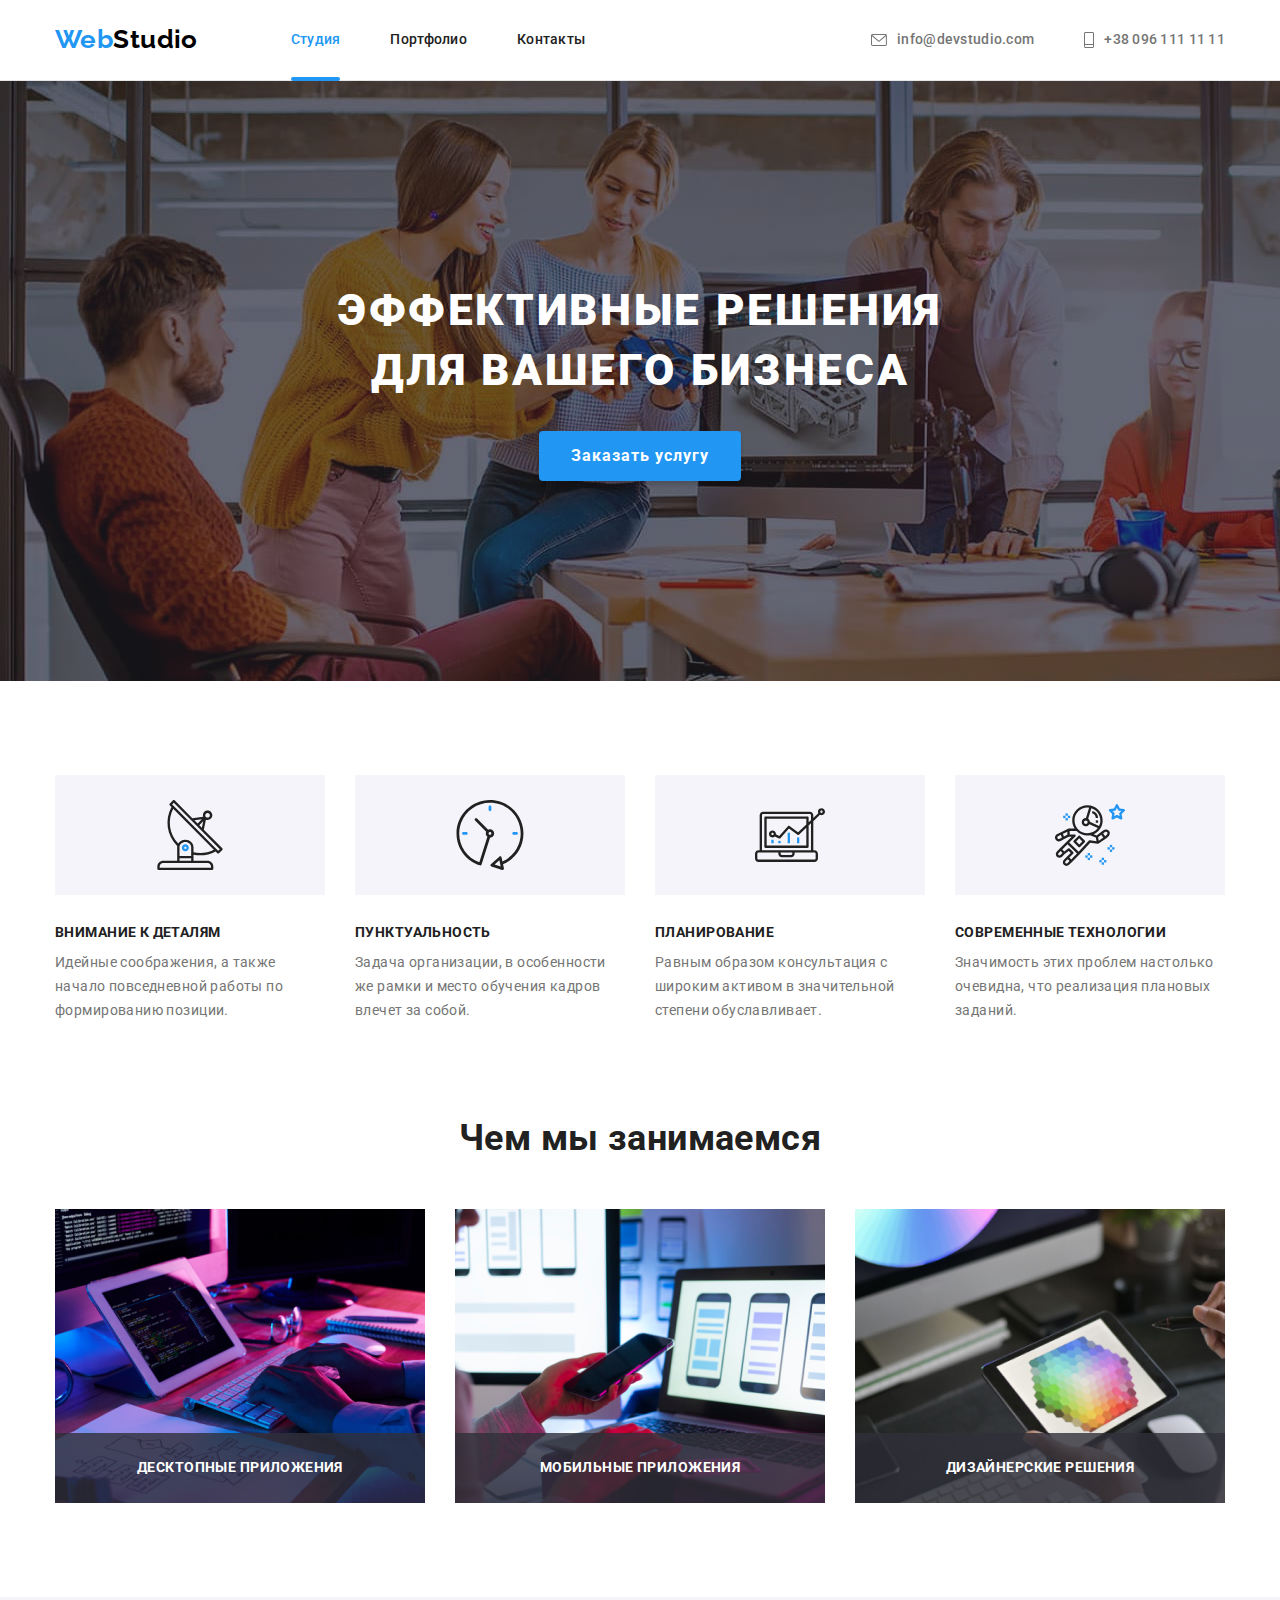
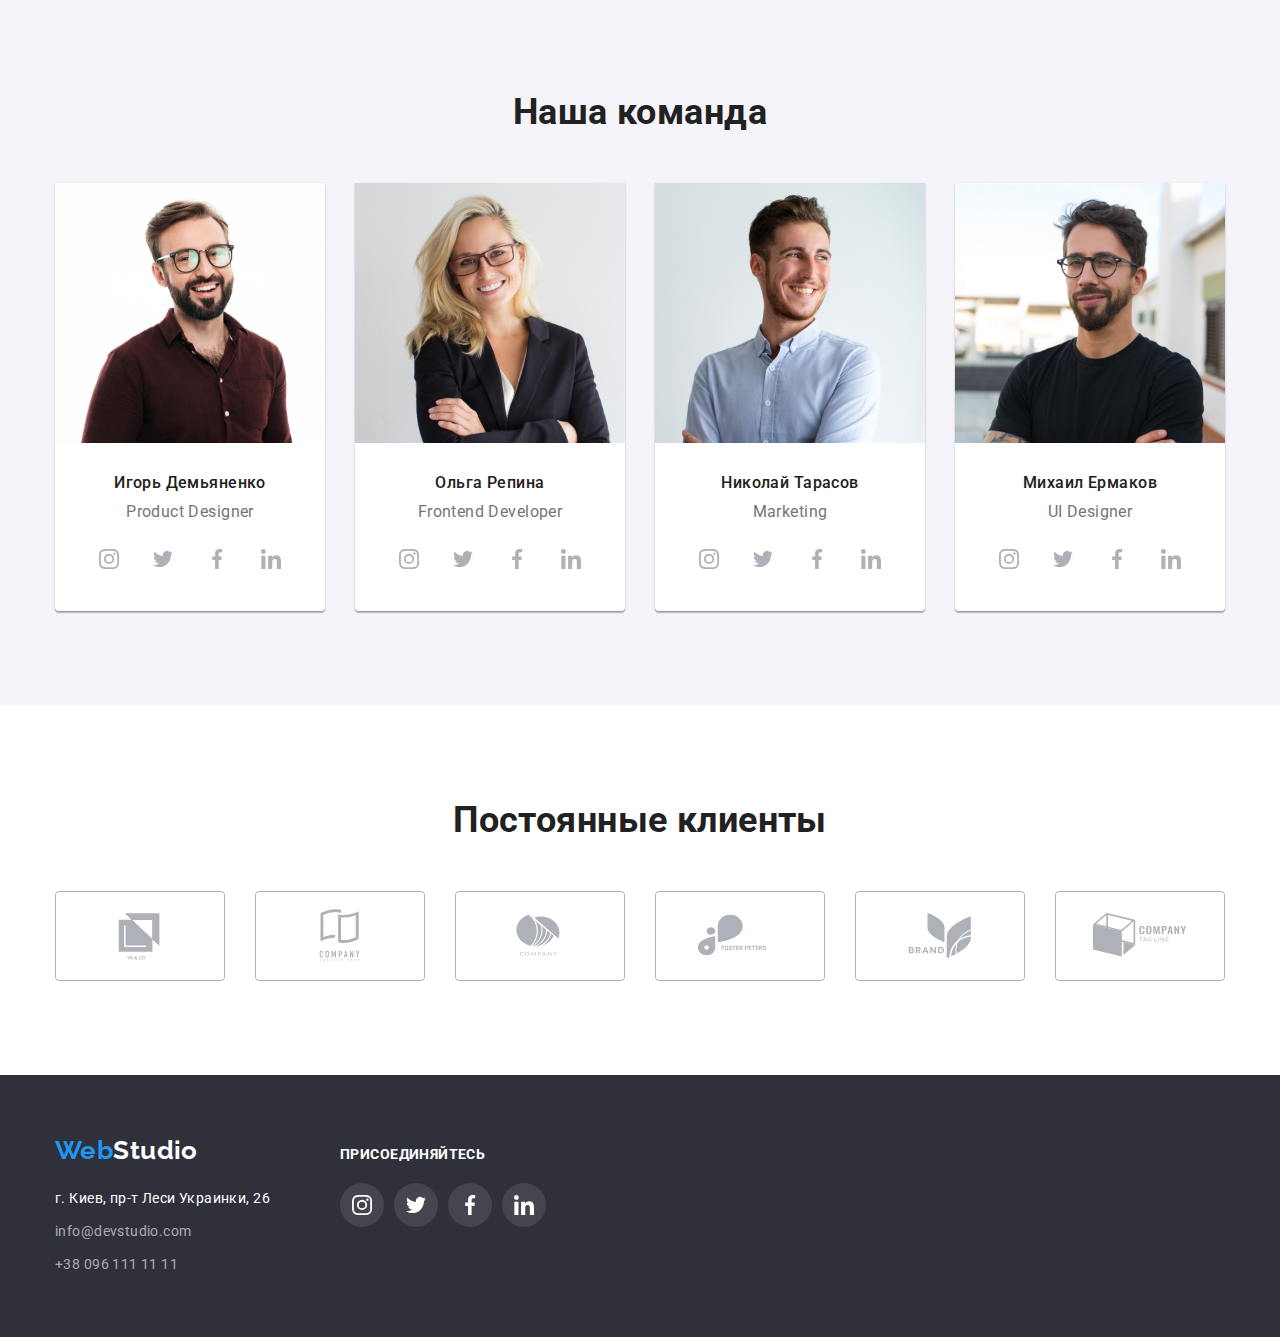
<file: index.html>
<!DOCTYPE html>
<html lang="ru">
	<head>
		<meta charset="UTF-8" />
		<meta name="viewport" content="width=, initial-scale=1.0" />
		<title>Web Studio</title>
		<link
			rel="stylesheet"
			href="https://fonts.googleapis.com/css2?family=Raleway:wght@700&family=Roboto:wght@400;500;700;900&display=swap"
		/>
		<link
			rel="stylesheet"
			href="https://cdnjs.cloudflare.com/ajax/libs/modern-normalize/1.0.0/modern-normalize.min.css"
		/>
		<link rel="stylesheet" href="./css/styles.css" />
	</head>
	<body>
		<!--Header-->
		<header class="page-header">
			<div class="main-nav container">
				<nav class="header-nav">
					<a class="logo" href="./index.html" ><span>Web</span><span class="studio-logo">Studio</span> </a>
					<ul class="site-nav">
						<li class="item"><a class="current-link" href="./index.html">Студия</a></li>
						<li class="item"><a class="nav-link" href="./portfolio.html" >Портфолио</a></li>
						<li class="item"><a class="nav-link" href="">Контакты</a></li>
					</ul>
				</nav>
				<ul class="auth-nav">
					<li class="item">
						<a class="contact-link" href="mailto:info@devstudio.com">
							<svg class="nav-icon envelope" width="16" height="12">
								<use href="./images/sprite.svg#icon-envelope"></use></svg>info@devstudio.com</a>
						</li>							
					<li class="item">
						<a class="contact-link" href="tel:+380961111111">
							<svg class="nav-icon smartphone" width="10" height="16">
								<use href="./images/sprite.svg#icon-phone"></use></svg>+38 096 111 11 11</a>
					</li>		
				</ul>
			</div>
		</header>

		<!--Hero-->
		<main>
			<section class="hero">
				<h1 class="hero-title">Эффективные решения для вашего бизнеса</h1>
				<button type="button" class="hero-btn btn" data-modal-open>Заказать услугу</button>
			</section>
			<!--Benefits-->
			<section class="benefits section">
				<div class="container">
					<h2 class="visually-hidden" aria-hidden="true" tabindex="-1">Почему мы</h2>
					<ul class="benefits-list">
						<li class="item">
							<h3 class="benefits-title">Внимание к деталям</h3>
							<p class="benefits-text">
								Идейные соображения, а также начало повседневной работы по формированию позиции.
							</p>
						</li>
						<li class="item">
							<h3 class="benefits-title">Пунктуальность</h3>
							<p class="benefits-text">
								Задача организации, в особенности же рамки и место обучения кадров влечет за собой.
							</p>
						</li>
						<li class="item">
							<h3 class="benefits-title">Планирование</h3>
							<p class="benefits-text">
								Равным образом консультация с широким активом в значительной степени обуславливает.
							</p>
						</li>
						<li class="item">
							<h3 class="benefits-title">Современные технологии</h3>
							<p class="benefits-text">Значимость этих проблем настолько очевидна, что реализация плановых заданий.</p>
						</li>
					</ul>
				</div>
			</section>
			<!--Work field-->
			<section class="work-process section">
				<div class="container">
					<h2 class="work-process-title title">Чем мы занимаемся</h2>
					<ul class="work-process-gallery">
						<li class="work-process-list">
							<img class="work-process-img" src="./images/pic1.jpg" alt="Изображение рабочего процесса1" width="370" />
                            <h3 class="white-title">десктопные приложения</h3>
						</li>
						<li class="work-process-list">
							<img class="work-process-img" src="./images/pic2.jpg" alt="Изображение рабочего процесса2" width="370" />
                            <h3 class="white-title">мобильные приложения</h3>
						</li>
						<li class="work-process-list">
							<img class="work-process-img" src="./images/pic3.jpg" alt="Изображение рабочего процесса3" width="370" />
                            <h3 class="white-title">дизайнерские решения</h3>							
						</li>
					</ul>
				</div>
			</section>
			<!--Our team-->
			<section class="team section">
				<div class="container">
					<h2 class="team-title title">Наша команда</h2>
					<ul class="team-list">
						<li class="item">
							<img class="team-image" src="./images/team1.jpg" alt="Игорь Демьяненко" width="270" />
							<div class="team-descr">
							<h3 class="team-member">Игорь Демьяненко</h3>
							<p class="position" lang="en">Product Designer</p>
							<ul class="member-social-links">
								<li>
									<a class="social-link" href="">
										<svg class="social-icon" width="20" height="20">
											<use href="./images/sprite.svg#icon-instagram"></use>
										</svg>
									</a>
								</li>
								<li>
									<a class="social-link" href="">
										<svg class="social-icon" width="20" height="20">
											<use href="./images/sprite.svg#icon-twitter"></use>
										</svg>
									</a>
								</li>
								<li>
									<a class="social-link" href="">
										<svg class="social-icon" width="20" height="20">
											<use href="./images/sprite.svg#icon-facebook"></use>
										</svg>
									</a>
								</li>
								<li>
									<a class="social-link" href="">
										<svg class="social-icon" width="20" height="20">
											<use href="./images/sprite.svg#icon-linkedin"></use>
										</svg>
									</a>
								</li>
							</ul>
						</div>
						</li>
						<li class="item">
							<img class="team-image" src="./images/team2.jpg" alt="Ольга Репина" width="270" />
							<div class="team-descr">
							<h3 class="team-member">Ольга Репина</h3>
							<p class="position" lang="en">Frontend Developer</p>
							<ul class="member-social-links">
								<li>
									<a class="social-link" href="">
										<svg class="social-icon" width="20" height="20">
											<use href="./images/sprite.svg#icon-instagram"></use>
										</svg>
									</a>
								</li>
								<li>
									<a class="social-link" href="">
										<svg class="social-icon" width="20" height="20">
											<use href="./images/sprite.svg#icon-twitter"></use>
										</svg>
									</a>
								</li>
								<li>
									<a class="social-link" href="">
										<svg class="social-icon" width="20" height="20">
											<use href="./images/sprite.svg#icon-facebook"></use>
										</svg>
									</a>
								</li>
								<li>
									<a class="social-link" href="">
										<svg class="social-icon" width="20" height="20">
											<use href="./images/sprite.svg#icon-linkedin"></use>
										</svg>
									</a>
								</li>
							</ul>
						</div>
						</li>
						<li class="item">
							<img class="team-image" src="./images/team3.jpg" alt="Николай Тарасов" width="270" />
							<div class="team-descr">
							<h3 class="team-member">Николай Тарасов</h3>
							<p class="position" lang="en">Marketing</p>
							<ul class="member-social-links">
								<li>
									<a class="social-link" href="">
										<svg class="social-icon" width="20" height="20">
											<use href="./images/sprite.svg#icon-instagram"></use>
										</svg>
									</a>
								</li>
								<li>
									<a class="social-link" href="">
										<svg class="social-icon" width="20" height="20">
											<use href="./images/sprite.svg#icon-twitter"></use>
										</svg>
									</a>
								</li>
								<li>
									<a class="social-link" href="">
										<svg class="social-icon" width="20" height="20">
											<use href="./images/sprite.svg#icon-facebook"></use>
										</svg>
									</a>
								</li>
								<li>
									<a class="social-link" href="">
										<svg class="social-icon" width="20" height="20">
											<use href="./images/sprite.svg#icon-linkedin"></use>
										</svg>
									</a>
								</li>
							</ul>
						</div>
						</li>
						<li class="item">
							<img class="team-image" src="./images/team4.jpg" alt="Михаил Ермаков" width="270" />
							<div class="team-descr">
							<h3 class="team-member">Михаил Ермаков</h3>
							<p class="position" lang="en">UI Designer</p>
							<ul class="member-social-links">
								<li>
									<a class="social-link" href="">
										<svg class="social-icon" width="20" height="20">
											<use href="./images/sprite.svg#icon-instagram"></use>
										</svg>
									</a>
								</li>
								<li>
									<a class="social-link" href="">
										<svg class="social-icon" width="20" height="20">
											<use href="./images/sprite.svg#icon-twitter"></use>
										</svg>
									</a>
								</li>
								<li>
									<a class="social-link" href="">
										<svg class="social-icon" width="20" height="20">
											<use href="./images/sprite.svg#icon-facebook"></use>
										</svg>
									</a>
								</li>
								<li>
									<a class="social-link" href="">
										<svg class="social-icon" width="20" height="20">
											<use href="./images/sprite.svg#icon-linkedin"></use>
										</svg>
									</a>
								</li>							
							</ul>
						</div>
						</li>
					</ul>
				</div>
			</section>
			<section class="clients section">
				<div class="container">
					<h2 class="clients-title title">Постоянные клиенты</h2>
					<ul class="clients-list">
						<li class="item">
							<a class="clients-link" href="">
								<svg class="clients-logo" width="106" height="60">
									<use href="./images/sprite.svg#icon-ya-and-co"></use>
								</svg>
							</a>
						</li>
						<li class="item">
							<a class="clients-link" href="">
								<svg class="clients-logo" width="106" height="60">
									<use href="./images/sprite.svg#icon-company-tagline"></use>
								</svg>
							</a>
						</li>
						<li class="item">
							<a class="clients-link" href="">
								<svg class="clients-logo" width="106" height="60">
									<use href="./images/sprite.svg#icon-company-fruits"></use>
								</svg>
							</a>
						</li>
						<li class="item">
							<a class="clients-link" href="">
								<svg class="clients-logo" width="106" height="60">
									<use href="./images/sprite.svg#icon-foster-peters"></use>
								</svg>
							</a>
						</li>
						<li class="item">
							<a class="clients-link" href="">
								<svg class="clients-logo" width="106" height="60">
									<use href="./images/sprite.svg#icon-brand"></use>
								</svg>
							</a>
						</li>

						<li class="item">
							<a class="clients-link" href="">
								<svg class="clients-logo" width="106" height="60">
									<use href="./images/sprite.svg#icon-build"></use>
								</svg>
							</a>
						</li>
					</ul>
				</div>
			</section>
		</main>
		<!--Footer-->
		<footer class="footer">
			<div class="footer-nav container">
				<div class="footer-address">
				<a class="logo" href="./index.html"><span>Web</span><span class="studio-logo">Studio</span></a>
				<address>
					<ul class="auth-nav-footer">
						<li>
							<a class="link-address" href="https://goo.gl/maps/FVcXJ8ViRF421qkY6" target="_blank" rel="noopener norefferer" 
								>г. Киев, пр-т Леси Украинки, 26</a
							>
						</li>
						<li>
							<a class="footer-contact-link" href="mailto:info@devstudio.com">info@devstudio.com</a>
						</li>
						<li>
							<a class="footer-contact-link" href="tel:+380961111111">+38 096 111 11 11</a>
						</li>
					</ul>
				</address>
			</div>
				<div class="footer-social-links">
					<h3 class="social-links-title">присоединяйтесь</h3>
					<ul class="social-links-list">
						<li class="item"> 
							<a class="social-link-footer" href="">
								<svg class="social-icon" width="20" height="20">
									<use href="./images/sprite.svg#icon-instagram"></use>
								</svg>
							</a>
						</li>
						<li class="item">
							<a class="social-link-footer" href="">
								<svg class="social-icon" width="20" height="20">
									<use href="./images/sprite.svg#icon-twitter"></use>
								</svg>
							</a>
						</li>
						<li class="item">
							<a class="social-link-footer" href="">
								<svg class="social-icon" width="20" height="20">
									<use href="./images/sprite.svg#icon-facebook"></use>
								</svg>
							</a>
						</li>
						<li class="item">
							<a class="social-link-footer" href="">
								<svg class="social-icon" width="20" height="20">
									<use href="./images/sprite.svg#icon-linkedin"></use>
								</svg>
							</a>
						</li>
					</ul>
				</div>
			</div>
		</footer>

        <div class="backdrop is-hidden" data-modal>
			<div class="modal">
				<button class="button-close btn" data-modal-close></button>
			</div>
		</div>

		<script src="./JS/modal.js"></script>
	</body>
</html>
</file>
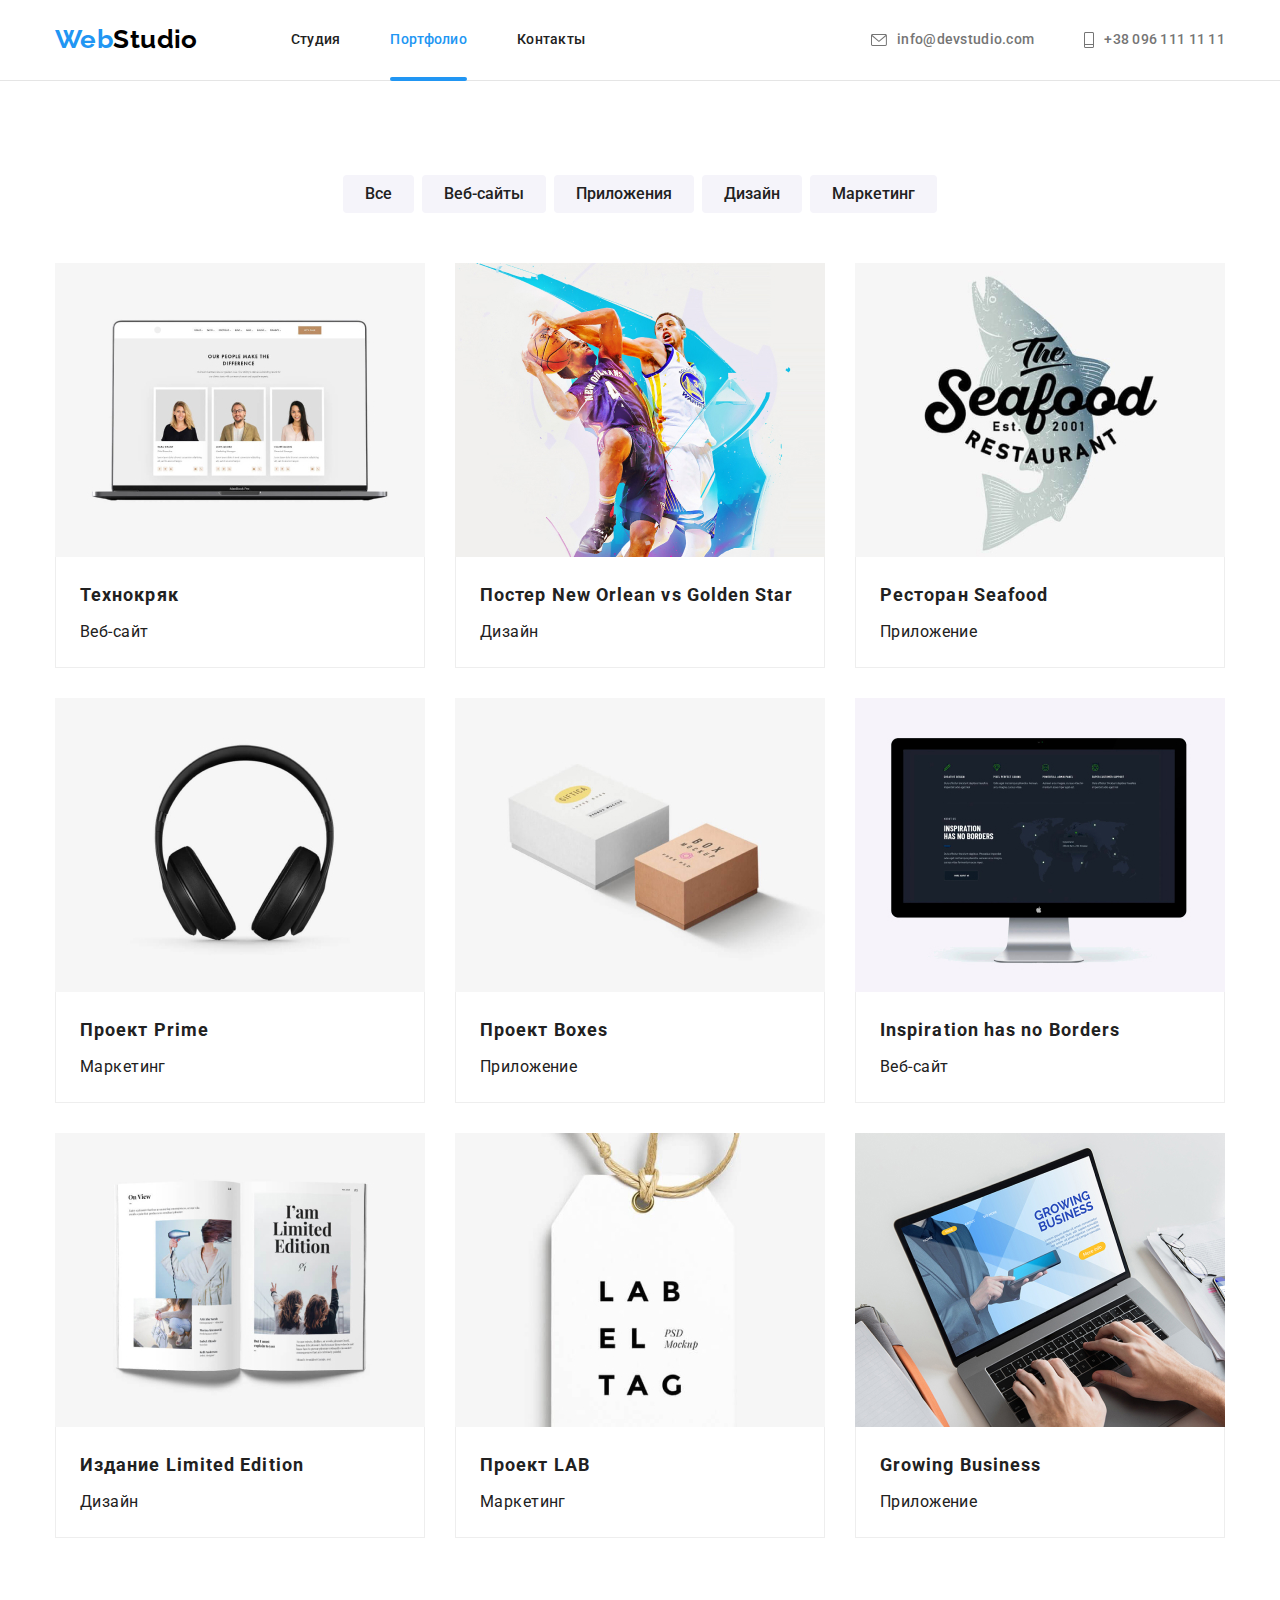
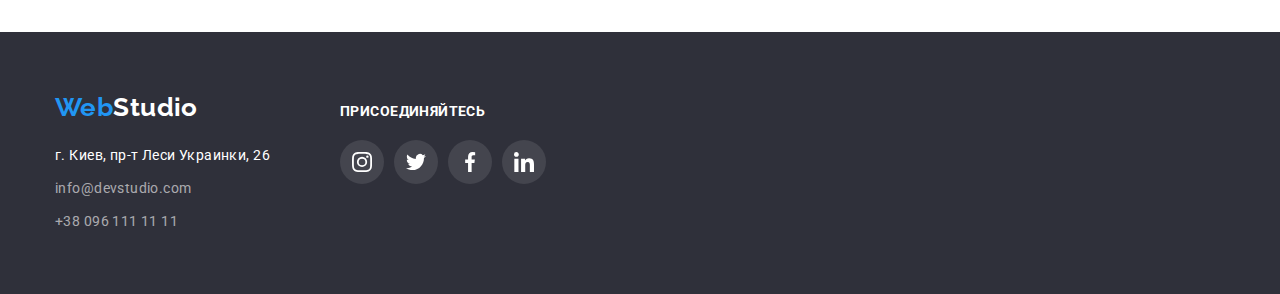
<file: portfolio.html>
<!DOCTYPE html>
<html lang="ru">
	<head>
		<meta charset="UTF-8" />
		<meta name="viewport" content="width=device-width, initial-scale=1.0" />
		<title>Portfolio</title>
		<link
			href="https://fonts.googleapis.com/css2?family=Raleway:wght@700&family=Roboto:wght@400;500;700;900&display=swap"
			rel="stylesheet"
		/>
		<link
			rel="stylesheet"
			href="https://cdnjs.cloudflare.com/ajax/libs/modern-normalize/1.0.0/modern-normalize.min.css"
		/>
		<link rel="stylesheet" href="./css/styles.css" />
	</head>
	<body>
		<!--Header-->
		<header class="page-header">
			<div class="main-nav container">
				<nav class="header-nav">
					<a class="logo" href="./index.html"><span>Web</span><span class="studio-logo">Studio</span> </a>
					<ul class="site-nav">
						<li class="item"><a class="nav-link" href="./index.html">Студия</a></li>
						<li class="item"><a class="current-link" href="./portfolio.html">Портфолио</a></li>
						<li class="item"><a class="nav-link" href="">Контакты</a></li>
					</ul>
				</nav>
				<ul class="auth-nav">
					<li class="item">
						<a class="contact-link" href="mailto:info@devstudio.com">
							<svg class="nav-icon envelope" width="16" height="12">
								<use href="./images/sprite.svg#icon-envelope"></use></svg>info@devstudio.com</a>						
					</li>
					<li class="item">
						<a class="contact-link" href="tel:+380961111111">
							<svg class="nav-icon smartphone" width="10" height="16">
								<use href="./images/sprite.svg#icon-phone"></use></svg>+38 096 111 11 11</a>	
					</li>
				</ul>
			</div>
		</header>
		<main>
			<section class="projects section">
				<h1 class="visually-hidden" aria-hidden="true" tabindex="-1">Наши работы</h1>
				<div class="container">
					<ul class="filter">
						<li class="icon"><button type="button" class="filter-btn btn">Все</button></li>
						<li class="icon"><button type="button" class="filter-btn btn">Веб-сайты</button></li>
						<li class="icon"><button type="button" class="filter-btn btn">Приложения</button></li>
						<li class="icon"><button type="button" class="filter-btn btn">Дизайн</button></li>
						<li class="icon"><button type="button" class="filter-btn btn">Маркетинг</button></li>
					</ul>

					<h2 class="visually-hidden" aria-hidden="true" tabindex="-1">Works</h2>
					<ul class="works">
						<li class="item">
							<a class="works-img" href="">
								<div class="works-img-txt">
									<img class="works-card-img" src="./images/tehno.jpg" alt="Изображение ноутбука с открытым вебсайтом" />
									<p class="pop-up-text">Ресурс предлагает комплексные предложения с разным уровнем функционала и сервисов. Все это позволит посетителю получить исчерпывающие сведения  о компании или частном лице.</p>
									</div>	
								<div class="works-card">
									<h3 class="works-title">Технокряк</h3>
									<p class="works-type">Веб-сайт</p>
								</div>
							</a>
						</li>
						<li class="item">
							<a class="works-img" href="">
                            	<div class="works-img-txt">
								  <img class="works-card-img" src="./images/basketball.jpg" alt="Изображение постера с баскетболистами" />
								  <p class="pop-up-text">Ресурс предлагает комплексные предложения с разным уровнем функционала и сервисов. Все это позволит посетителю получить исчерпывающие сведения о компании или частном лице.</p>
					     		</div>
								<div class="works-card">
									<h3 class="works-title">Постер<span lang="en"> New Orlean vs Golden Star</span></h3>
									<p class="works-type">Дизайн</p>
								</div>
							</a>
						</li>
						<li class="item">
							<a class="works-img" href="">
							<div class="works-img-txt"> 
								<img class="works-card-img" src="./images/seafood.jpg" alt="Изображение логотипа рыбного ресторана" />
								<p class="pop-up-text">Ресурс предлагает комплексные предложения с разным уровнем функционала и сервисов. Все это позволит посетителю получить исчерпывающие сведения о компании или частном лице.</p>
							</div>
								<div class="works-card">
									<h3 class="works-title">Ресторан<span lang="en"> Seafood</span></h3>
									<p class="works-type">Приложение</p>
								</div>
							</a>
						</li>
						<li class="item">
							<a class="works-img" href="">
								<div class="works-img-txt"> 
								<img class="works-card-img" src="./images/prime.jpg" alt="Изображение наушников" />
								<p class="pop-up-text">Ресурс предлагает комплексные предложения с разным уровнем функционала и сервисов. Все это позволит посетителю получить исчерпывающие сведения о компании или частном лице.</p>
								</div>
								<div class="works-card">
									<h3 class="works-title">Проект<span lang="en"> Prime</span></h3>
									<p class="works-type">Маркетинг</p>
								</div>
							</a>
						</li>
						<li class="item">
							<a class="works-img" href="">
								<div class="works-img-txt"> 
								<img class="works-card-img" src="./images/boxes.jpg" alt="Изображение двух коробок" />
								<p class="pop-up-text">Ресурс предлагает комплексные предложения с разным уровнем функционала и сервисов. Все это позволит посетителю получить исчерпывающие сведения о компании или частном лице.</p>
								</div>
								<div class="works-card">
									<h3 class="works-title">Проект<span lang="en"> Boxes</span></h3>
									<p class="works-type">Приложение</p>
								</div>
							</a>
						</li>
						<li class="item">
							<a class="works-img" href="">
								<div class="works-img-txt"> 
								<img class="works-card-img" src="./images/inspiration.jpg" alt="Изображение монитора" />
								<p class="pop-up-text">Ресурс предлагает комплексные предложения с разным уровнем функционала и сервисов. Все это позволит посетителю получить исчерпывающие сведения о компании или частном лице.</p>
								</div>
								<div class="works-card">
									<h3 class="works-title" lang="en">Inspiration has no Borders</h3>
									<p class="works-type">Веб-сайт</p>
								</div>
							</a>
						</li>
						<li class="item">
							<a class="works-img" href="">
								<div class="works-img-txt"> 
								<img class="works-card-img" src="./images/limited.jpg" alt="Изображение разворота журнала" />
								<p class="pop-up-text">Ресурс предлагает комплексные предложения с разным уровнем функционала и сервисов. Все это позволит посетителю получить исчерпывающие сведения о компании или частном лице.</p>
								</div>
								<div class="works-card">
									<h3 class="works-title">Издание<span lang="en"> Limited Edition</span></h3>
									<p class="works-type">Дизайн</p>
								</div>
							</a>
						</li>
						<li class="item">
							<a class="works-img" href="">
								<div class="works-img-txt"> 
								<img class="works-card-img" src="./images/lab.jpg" alt="Изображение с биркой" />
								<p class="pop-up-text">Ресурс предлагает комплексные предложения с разным уровнем функционала и сервисов. Все это позволит посетителю получить исчерпывающие сведения о компании или частном лице.</p>
								</div>
								<div class="works-card">
									<h3 class="works-title">Проект<span lang="en"> LAB</span></h3>
									<p class="works-type">Маркетинг</p>
								</div>
							</a>
						</li>
						<li class="item">
							<a class="works-img" href="">
								<div class="works-img-txt"> 
								<img class="works-card-img" src="./images/notebook.jpg" alt="Изображение с руками на клавиатуре ноутбука"/>
								<p class="pop-up-text">Ресурс предлагает комплексные предложения с разным уровнем функционала и сервисов. Все это позволит посетителю получить исчерпывающие сведения о компании или частном лице.</p>
								</div>	
								<div class="works-card">
									<h3 class="works-title" lang="en">Growing Business</h3>
									<p class="works-type">Приложение</p>
								</div>
							</a>
						</li>
					</ul>
				</div>
			</section>
		</main>
		<!--Footer-->
		<footer class="footer">
			<div class="footer-nav container">
				<div class="footer-address">
					<a class="logo" href="./index.html"><span>Web</span><span class="studio-logo">Studio</span></a>
					<address>
						<ul class="auth-nav-footer">
							<li>
								<a class="link-address"	href="https://goo.gl/maps/FVcXJ8ViRF421qkY6" target="_blank" rel="noopener norefferer">г. Киев, пр-т Леси Украинки, 26</a
								>
							</li>
							<li>
								<a class="footer-contact-link" href="mailto:info@devstudio.com">info@devstudio.com</a>
							</li>
							<li>
								<a class="footer-contact-link" href="tel:+380961111111">+38 096 111 11 11</a>
							</li>
						</ul>
					</address>
				</div>
				<div class="footer-social-links">
					<h3 class="social-links-title">присоединяйтесь</h3>
					<ul class="social-links-list">
						<li class="item">
							<a class="social-link-footer" href="">
								<svg class="social-icon" width="20" height="20">
									<use href="./images/sprite.svg#icon-instagram"></use>
								</svg>
							</a>
						</li>
						<li class="item">
							<a class="social-link-footer" href="">
								<svg class="social-icon" width="20" height="20">
									<use href="./images/sprite.svg#icon-twitter"></use>
								</svg>
							</a>
						</li>
						<li class="item">
							<a class="social-link-footer" href="">
								<svg class="social-icon" width="20" height="20">
									<use href="./images/sprite.svg#icon-facebook"></use>
								</svg>
							</a>
						</li>
						<li class="item">
							<a class="social-link-footer" href="">
								<svg class="social-icon" width="20" height="20">
									<use href="./images/sprite.svg#icon-linkedin"></use>
								</svg>
							</a>
						</li>
					</ul>
				</div>
			</div>
		</footer>
	</body>
</html>
</file>
<file: css/styles.css>
html {
	box-sizing: border-box;
}
*,
*::before,
*::after {
	box-sizing: inherit;
}
.visually-hidden {
	position: absolute;
	white-space: nowrap;
	width: 1px;
	height: 1px;
	overflow: hidden;
	border: 0;
	padding: 0;
	clip: rect(0 0 0 0);
	clip-path: inset(50%);
	margin: -1px;
  }
/* ===================delete default styles=============*/
* {
	margin: 0;
	padding: 0;
}
ul {
	list-style: none;
}
a {
	text-decoration: none;
	color: var(--text-color-black);
}
img {
	display: block;
}
/* ================== Add document main colors====================*/
:root {
	--text-color-white: #ffffff;
	--text-color-black: #212121;
	--text-color-grey: #757575;
	--accent-color: #2196f3;
	--text-color-auth-nav: rgba(255, 255, 255, 0.6);
	--text-color-black-logo: #000000;
	--background-color-gray: #2f303a;
	--background-color-overlay: rgba(0, 0, 0, 0.2);
	--background-color-white-title: rgba(47, 48, 58, 0.8);
	--background-color-bottom: #f5f4fa;
	--background-color-pop-up-text: rgba(33, 150, 243, 0.9);
	--background-color-social-link-footer: rgba(255, 255, 255, 0.1);
	--border-color: #e5e5e5;
	--border-color-projects: #eeeeee;
	--border-color-close-button: rgba(0, 0, 0, 0.1);
	--icon-color: #afb1b8;
	--timing-function: cubic-bezier(0.4, 0, 0.2, 1);
}

/*======================== General styles for index.html page=======================*/
body {
	margin: 0;
	font-family: 'Roboto', sans-serif;
	font-size: 14px;
	line-height: 1.71;
	letter-spacing: 0.03em;
	color: var(--text-color-grey);
	background-color: var(--text-color-white);
}
/* ========================================Header===================================*/
.container {
	margin-left: auto;
	margin-right: auto;
	padding-left: 15px;
	padding-right: 15px;
	width: 1200px;
}
.logo {
	font-family: 'Raleway', sans-serif;
	font-weight: 700;
	font-size: 26px;
	line-height: 1.19;
	color: var(--accent-color);
}

.page-header {
	border-bottom: solid 1px var(--border-color);
}
.main-nav {
	display: flex;
	align-items: center;
}

.main-nav .logo {
	margin-top: 24px;
	margin-bottom: 25px;
	display: flex;
	font-family: 'Raleway', sans-serif;
	font-weight: 700;
	font-size: 26px;
	line-height: 1.19;
	color: var(--accent-color);
}
.studio-logo {
	color: var(--text-color-black-logo);
}
.footer .studio-logo {
	color: var(--text-color-white);
}
.header-nav {
	display: flex;
	align-items: center;
}
.site-nav {
	margin-left: 93px;
	display: flex;
}

.site-nav .item + .item {
	margin-left: 50px;
}
.auth-nav {
	margin-left: auto;
	display: flex;
	align-items: center;
}

.auth-nav .item {
	display: flex;
	align-items: center;
}
.auth-nav .item + .item {
	margin-left: 50px;
}
.nav-icon {
	fill: currentColor;
	margin-right: 10px;
	transition: fill 250ms var(--timing-function);
}

.nav-icon:hover {
	fill: var(--accent-color);
}

.current-link {
	position: relative;
	padding-top: 32px;
	padding-bottom: 32px;
	display: block;
	font-weight: 500;
	font-size: 14px;
	line-height: 1.14;
	letter-spacing: 0.02em;
	color: var(--accent-color);
	transition: color 250ms var(--timing-function);
}
.current-link::after {
  position: absolute;
  display: inline-block;
  content: '';
  bottom: -1px;
  left: 0;
  height: 4px;
  width: 100%;
  border-radius: 2px;
  background-color: var(--accent-color);
  opacity: 1;
}
.nav-link {
	padding-top: 32px;
	padding-bottom: 32px;
	display: block;
	font-weight: 500;
	font-size: 14px;
	line-height: 1.14;
	letter-spacing: 0.02em;
	color: var(--text-color-black);
	transition: color 250ms var(--timing-function);
}
.current-link:hover,
.current-link:focus,
.nav-link:hover,
.nav-link:focus {
	color: var(--accent-color);
	cursor: pointer;
	
}
.contact-link {
	display: flex;
	align-items: center;
	padding-top: 32px;
	padding-bottom: 32px;
	font-style: normal;
	font-weight: 500;
	line-height: 1.14;
	letter-spacing: 0.02em;
	color: var(--text-color-grey);
	transition: color 250ms var(--timing-function);
}
.contact-link:hover,
.contact-link:focus {
	color: var(--accent-color);
}
/* ===================================Hero============================================*/

.hero {
	margin: 0 auto;
	padding: 200px 0;
	text-align: center;
	max-width: 1600px;
	min-height: 600px;
	background-color: var(--background-color-gray);
	background-image: linear-gradient(to right, rgba(47, 48, 58, 0.4), rgba(47, 48, 58, 0.4)),
		url(../images/background-photo.jpg);
}

.hero-title {
	margin: 0 auto 30px;
	width: 696px;
	text-align: center;
	font-weight: 900;
	font-size: 44px;
	line-height: 1.36;
	letter-spacing: 0.06em;
	text-transform: uppercase;
	color: var(--text-color-white);
}

.btn{
	font-family: 'Roboto', sans-serif;
	cursor: pointer;
}
.hero-btn {
	margin-top: 0;
	padding: 10px 32px;
	display: inline-block;
	box-shadow: 0px 4px 4px rgba(0, 0, 0, 0.15);
	border: none;
	border-radius: 4px;
	font-weight: 700;
	font-size: 16px;
	line-height: 1.88;
	letter-spacing: 0.06em;
	color: var(--text-color-white);
	background-color: var(--accent-color);
}

.hero-btn:hover,
.hero-btn:focus{
background-color: #188CE8;
}
/* =============================Benefits=================================*/
.section {
	padding-top: 94px;
	padding-bottom: 94px;
}
.benefits-list {
	margin-top: 0;
	display: flex;
}
.benefits-list li::before {
	display: block;
	content: '';
	height: 120px;
	background-color: var(--background-color-bottom);
	background-repeat: no-repeat;
	background-position: center;
	margin-bottom: 30px;
}
.benefits-list li:nth-child(1)::before {
	background-image: url(../images/icons/antenna.svg);
}
.benefits-list li:nth-child(2)::before {
	background-image: url(../images/icons/clock.svg);
}
.benefits-list li:nth-child(3)::before {
	background-image: url(../images/icons/diagram.svg);
}
.benefits-list li:nth-child(4)::before {
	background-image: url(../images/icons/astronaut.svg);
}
.benefits-list .item {
	width: 270px;
}

.benefits-list .item + .item {
	margin-left: 30px;
}

.benefits-title {
	margin-top: 0;
	margin-bottom: 10px;
	font-weight: 700;
	font-size: 14px;
	line-height: 1.14;
	text-transform: uppercase;
	color: var(--text-color-black);
}
.benefits-text {
	margin-top: 0;
	font-size: 14px;
}
/*============================== Work field===============================*/

.work-process {
	padding-top: 0;
}
.work-process-gallery {
	display: flex;
}
.title {
	margin-top: 0;
	margin-bottom: 50px;
	font-weight: 700;
	font-size: 36px;
	line-height: 1.17;
	text-align: center;
	color: var(--text-color-black);
}
.work-process-list {
	position: relative;
	margin-top: 0;
	width: 370px;
}
.work-process-list:not(:last-child) {
	margin-right: 30px;
}
.work-process-img {
	display: block;
	max-width: 100%;
}

.white-title {
	position: absolute;
	padding: 27px 0;
	font-size: 14px;
	font-weight: 700;
    line-height: 1.14;
	width: 100%;
    bottom: 0;
    color: var(--text-color-white);
    text-align: center;
    text-transform: uppercase;
    background-color: var(--background-color-white-title);
}

/* ================================Our team===============================*/
.team {
	background-color: var(--background-color-bottom);
}
.team-list {
	display: flex;
}

.team-list .item + .item {
	margin-left: 30px;
}

.team-list .item {
	margin-top: 0;
	text-align: center;
	width: 270px;
	background-color: var(--text-color-white);
	box-shadow: 0px 1px 3px rgba(0, 0, 0, 0.12), 0px 1px 1px rgba(0, 0, 0, 0.14), 0px 2px 1px rgba(0, 0, 0, 0.2);
	border-radius: 0px 0px 4px 4px;
}
.team-image {
	display: block;
	max-width: 100%;
	margin-top: 0;
}

.team-descr {
	padding-top: 30px;
	padding-bottom: 30px;
}
.team-member {
	margin-bottom: 10px;
	font-weight: 500;
	font-size: 16px;
	line-height: 1.19;
	text-align: center;
	color: var(--text-color-black);
}
.position {
	margin-bottom: 16px;
	font-size: 16px;
	line-height: 1.19;
	text-align: center;
}
.member-social-links {
	display: flex;
	justify-content: center;
}
.social-link {
	display: flex;
	width: 44px;
	height: 44px;
	justify-content: center;
	align-items: center;
	color: var(--icon-color);
	background-position: center;
	background-repeat: no-repeat;
	border-radius: 50%;
	transition: color 250ms var(--timing-function), background-color 250ms var(--timing-function);
}
.social-link:hover,
.social-link:focus {
	color: var(--text-color-white);
	background-color: var(--accent-color);
	
}
.member-social-links li:not(:last-child) {
	margin-right: 10px;
}
.social-icon {
	fill: currentColor;
}
/*==========================Clients======================*/

.clients-list {
	display: flex;
}
.clients-list .item:not(:last-child) {
	margin-right: 30px;
}
.clients-link {
	display: flex;
	justify-content: center;
	align-items: center;
	background-position: center;
	width: 170px;
	height: 90px;
	border: 1px solid var(--icon-color);
	color: var(--icon-color);
	border-radius: 4px;
	transition: color 250ms var(--timing-function), border-color 250ms var(--timing-function);
	
}
.clients-logo {
	fill: currentColor;
}
.clients-link:hover,
.clients-link:focus {
	color: var(--accent-color);
	border-color: var(--accent-color);
	
}

/*==================================Footer=====================================*/
.footer {
	padding: 60px 0;
	background-color: var(--background-color-gray);
}
.footer-nav {
	display: flex;
	align-items: baseline;
  }
.link-address {
	font-style: normal;
	color: var(--text-color-white);
}
.link-address:hover,
.link-address:focus{
	color: var(--accent-color);
}

.auth-nav-footer:first-child {
	margin-top: 20px;
}
.auth-nav-footer li:not(:last-child) {
	margin-bottom: 9px;
}
.auth-nav-footer .footer-contact-link {
	margin-top: 0;
	font-weight: 400;
	font-style: normal;
	color: var(--text-color-auth-nav);
}
.footer-contact-link:hover,
.footer-contact-link:focus{
	color: var(--accent-color);
}
.footer-social-links {
	margin-left: 70px;
}

.social-links-title {
	margin-bottom: 20px;
	font-style: normal;
	font-weight: 700;
	font-size: 14px;
	line-height: 1.14;
	text-transform: uppercase;
	color: var(--text-color-white);
	
}
.social-links-list {
	display: flex;
	align-items: center;
	justify-content: center;
}
.social-links-list .item + .item {
	margin-left: 10px;
}
.social-link-footer .social-icon {
	fill: var(--text-color-white)
}

.social-link-footer {
  display: flex;
  align-items: center;
  justify-content: center;
  width: 44px;
  height: 44px;
  background: var(--background-color-social-link-footer);
  border-radius: 50%;
  transition: background-color 250ms var(--timing-function);
}

.social-link-footer:hover,
.social-link-footer:focus {
	background-color: var(--accent-color); 
	
}
/* ===================General styles for portfolio.html page=======================*/
/*======================== Main============================*/

.filter .icon + .icon {
	margin-left: 8px;
}

.filter {
	margin-bottom: 50px;
	display: flex;
	justify-content: center;
}
.filter-btn {
	padding: 6px 22px;
	font-weight: 500;
	font-size: 16px;
	line-height: 1.62;
	color: var(--text-color-black);
	background-color: var(--background-color-bottom);
	border-radius: 4px;
	border: none;
	transition: color 250ms var(--timing-function), background-color 250ms var(--timing-function), box-shadow 250ms var(--timing-function);
}

.filter-btn:hover,
.filter-btn:focus {
	background-color: var(--accent-color);
	color: var(--text-color-white);
	box-shadow: 0px 3px 1px rgba(0, 0, 0, 0.1), 0px 1px 2px rgba(0, 0, 0, 0.08), 0px 2px 2px rgba(0, 0, 0, 0.12);
}

.works {
	display: flex;
	flex-wrap: wrap;
}
.works .item:nth-child(3n) {
	margin-right: 0px;
}
.works .item:nth-last-child(-n + 3) {
	margin-bottom: 0;
}
.works-img {
	display: block;
}
.works-card-img {
	display: block;
	max-width: 100%;
}
.works-card-img {
	display: block;
	width: 100%;
}
.works-img-txt {
    display: flex;
	position: relative;
    overflow: hidden;
}
.pop-up-text {
	position: absolute;
	bottom: 0;
	width: 100%;
	height: 100%;
	font-size: 18px;
	line-height: 1.56;
	color: var(--text-color-white);
	background-color:var(--background-color-pop-up-text);
	padding: 63px 24px;
	transform: translateY(100%);
	transition: transform 250ms var(--timing-function);
  }

  .works > .item:hover .pop-up-text,
  .works > .item:focus .pop-up-text {
	transform: translateY(0);
  }

  .works .item:hover,
  .works .item:focus {
	display: inline-block;
	box-shadow: 0px 1px 1px rgba(0, 0, 0, 0.12), 0px 4px 4px rgba(0, 0, 0, 0.06), 1px 4px 6px rgba(0, 0, 0, 0.16);
	
}
.works .item {
	overflow: hidden;
	margin-right: 30px;
	margin-bottom: 30px;
	width: 370px;	
	transition: box-shadow 250ms var(--timing-function);
}
.works-card {
	padding: 20px 24px;
	border-bottom: 1px solid var(--border-color-projects);
	border-right: 1px solid var(--border-color-projects);
	border-left: 1px solid var(--border-color-projects);	
}
.works-title {
	margin-top: 0;
	margin-bottom: 4px;
	font-weight: 700;
	font-size: 18px;
	line-height: 2;
	letter-spacing: 0.06em;
	color: var(--text-color-black);
}
.works-type {
	margin-top: 0;
	font-size: 16px;
	line-height: 1.88;
}
/*==============================Styles for Modal Window======================================= */
.backdrop {
	position: fixed;
	top: 0;
	left: 0;
	width: 100%;
	height: 100%;
	background-color: var(--background-color-overlay);
	transition: transform 250ms var(--timing-function), opacity 250ms var(--timing-function);
}
.backdrop.is-hidden {
	visibility: hidden;
	opacity: 0;
	pointer-events: none;
	transform: scale(0);
}
.modal {
	min-width: 528px;
	min-height: 581px;
	border-radius: 4px;
	background-color: var(--text-color-white);
	position: fixed;
	top: 50%;
	left: 50%;
	transform: translate(-50%, -50%);
}
.button-close {
	position: absolute;
	top: 8px;
	right: 8px;
	width: 30px;
	height: 30px;
	border-radius: 50%;
	background: var(--text-color-white);
	border: 1px solid var(--border-color-close-button);
	background-repeat: no-repeat;
	background-position: center;
	background-image: url(../images/icons/close.svg);	  
}
</file>
